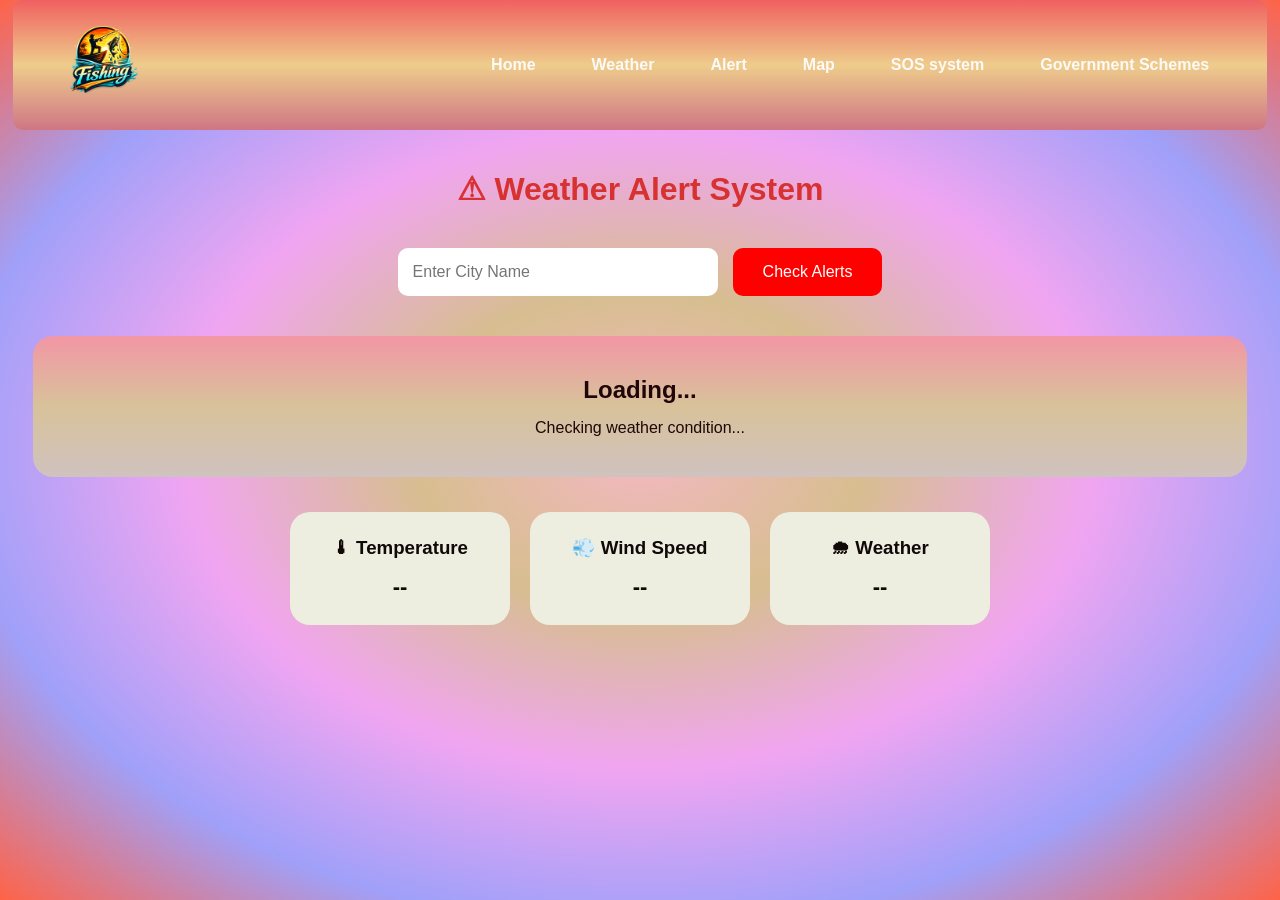
<file: alert.html>
<!DOCTYPE html>
<html lang="en">
<head>
    <meta charset="UTF-8">
    <meta name="viewport" content="width=device-width, initial-scale=1.0">
    <title>Fishers </title>
    <link rel="icon" type="image/png" href="logo1.png">
    <link rel="stylesheet" href="alert.css">
</head>
<body>
    <header>
        <img src="logo.png" alt="" class="logo">
        <nav class="nav-links" id="navLinks">
            <a href="main.html">Home</a>
            <a href="weather.html">Weather</a>
            <a href="alert.html">Alert</a>
            <a href="map.html">Map</a>
            <a href="sms.html">SOS system</a>
            <a href="scheme.html">Government Schemes</a>
        </nav>
        <div class="menu-icon" id="menuIcon">☰</div>

    </header>
    <div class="container">

    <h1>⚠ Weather Alert System</h1>

    <div class="search-box">

        <input
        type="text"
        id="city"
        placeholder="Enter City Name">

        <button onclick="getAlerts()">
        Check Alerts
        </button>

    </div>

    <div class="alert-card">

        <h2 id="alertTitle">
        Loading...
        </h2>

        <p id="alertMessage">
        Checking weather condition...
        </p>

    </div>


    <!-- Weather Details -->

    <div class="details">

        <div class="card">
            <h3>🌡 Temperature</h3>
            <p id="temp">--</p>
        </div>

        <div class="card">
            <h3>💨 Wind Speed</h3>
            <p id="wind">--</p>
        </div>

        <div class="card">
            <h3>🌧 Weather</h3>
            <p id="weather">--</p>
        </div>

    </div>

</div>

<script src="alert.js"></script>
</body>
</html>
</file>
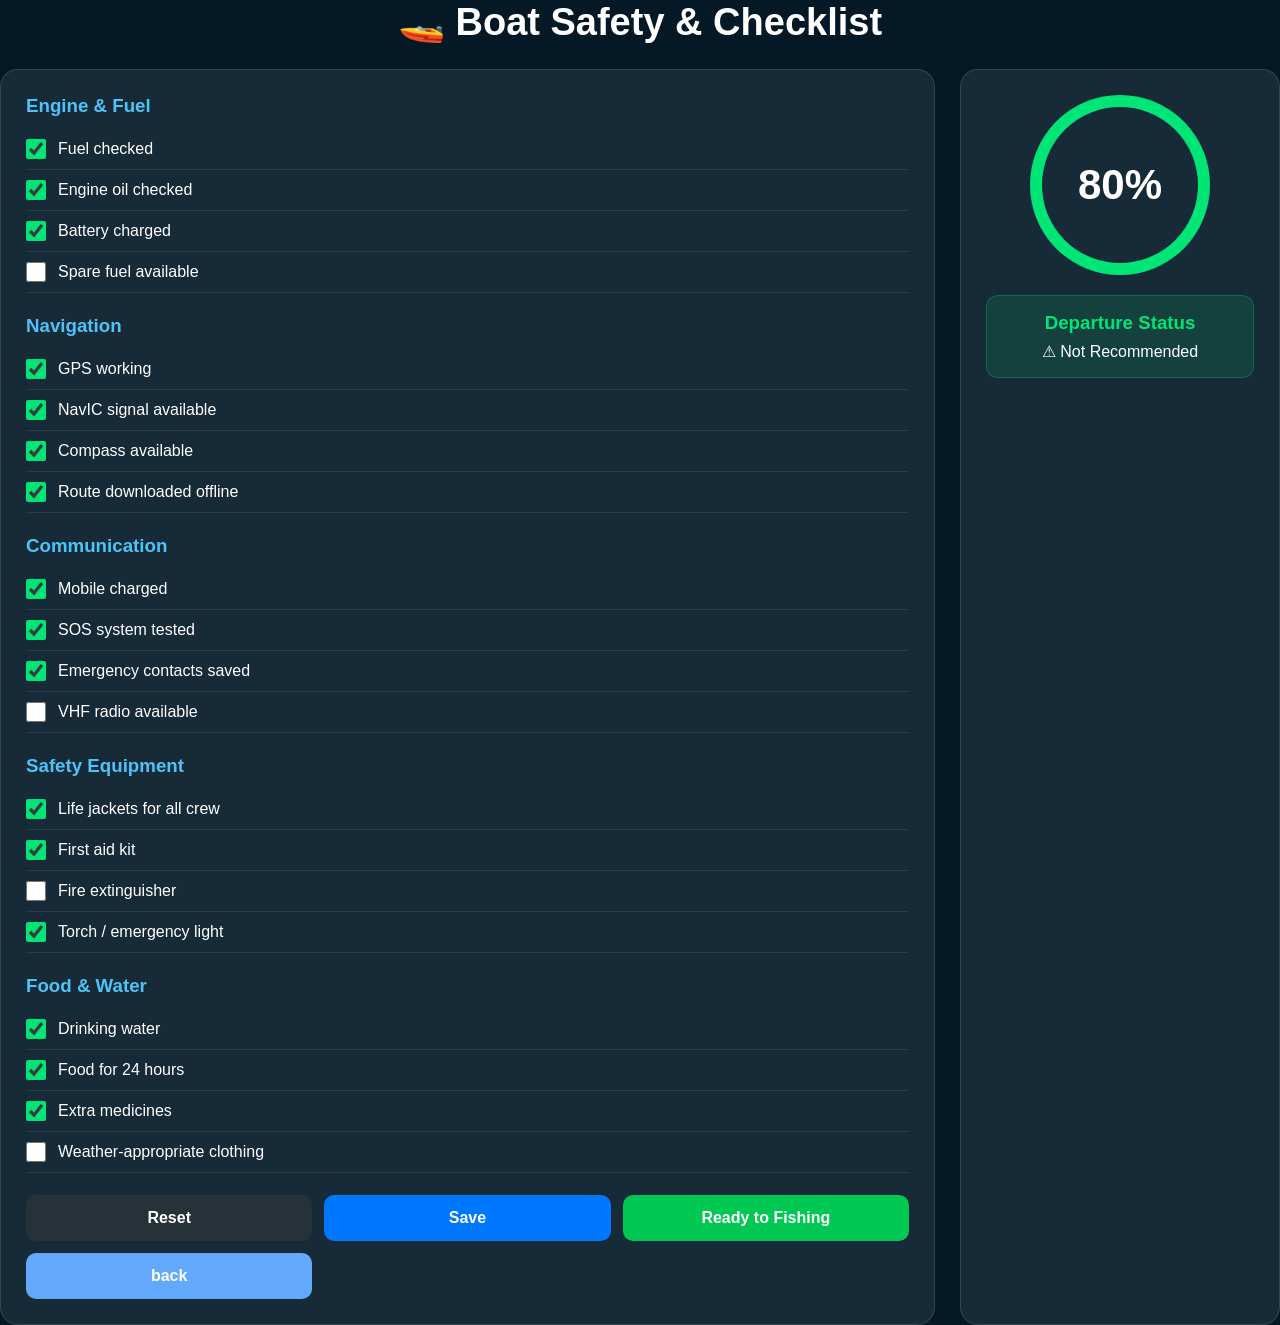
<file: boatsafety.html>
<!DOCTYPE html>
<html lang="en">
<head>
    <meta charset="UTF-8">
    <meta name="viewport" content="width=device-width, initial-scale=1.0">
    <title>Boat Safety</title>
    <link rel="icon" type="image/png" href="logo1.png">
    <style>
        * {
    margin: 0;
    padding: 0;
    box-sizing: border-box;
    font-family: Poppins, sans-serif;
}

body {
    background: #041826;
    color: white;
    min-height: 100vh;
}

header {
    display: flex;
    justify-content: space-between;
    align-items: center;
    padding: 15px 25px;
    background: #06263d;
}

.logo {
    width: 70px;
}

.nav-links {
    display: flex;
    gap: 20px;
}

.nav-links a {
    color: white;
    text-decoration: none;
}

.menu-icon {
    display: none;
    font-size: 32px;
    cursor: pointer;
}

.container {
    width: 95%;
    max-width: 1200px;
    margin: 30px auto;
}

.title {
    text-align: center;
    margin-bottom: 25px;
}

.title h1 {
    font-size: 38px;
}

.grid {
    display: grid;
    grid-template-columns: 1fr 320px;
    gap: 25px;
}

.card {
    background: rgba(255, 255, 255, 0.08);
    border: 1px solid rgba(255, 255, 255, 0.12);
    border-radius: 18px;
    padding: 25px;
}

.section {
    margin-bottom: 22px;
}

.section h3 {
    color: #4fc3f7;
    margin-bottom: 12px;
}

.check-item {
    display: flex;
    align-items: center;
    gap: 12px;
    padding: 10px 0;
    border-bottom: 1px solid rgba(255, 255, 255, 0.08);
}

.check-item input {
    width: 20px;
    height: 20px;
    accent-color: #00e676;
}

.progress-circle {
    width: 180px;
    height: 180px;
    border-radius: 50%;
    border: 12px solid #00e676;
    display: flex;
    justify-content: center;
    align-items: center;
    margin: 0 auto 20px;
    font-size: 42px;
    font-weight: bold;
}

.status-box {
    background: rgba(0, 230, 118, 0.12);
    border: 1px solid rgba(0, 230, 118, 0.25);
    border-radius: 12px;
    padding: 16px;
    margin-top: 18px;
    text-align: center;
}

.status-box h3 {
    color: #00e676;
    margin-bottom: 8px;
}

.crew {
    margin-top: 18px;
}

.crew-item {
    display: flex;
    justify-content: space-between;
    padding: 12px 0;
    border-bottom: 1px solid rgba(255, 255, 255, 0.08);
}

.btns {
    display: grid;
    grid-template-columns: 1fr 1fr 1fr;
    gap: 12px;
    margin-top: 22px;
}

button {
    padding: 14px;
    border: none;
    border-radius: 10px;
    font-size: 16px;
    font-weight: 600;
    cursor: pointer;
}

.primary {
    background: #0077ff;
    color: white;
}

.secondary {
    background: #263238;
    color: white;
}

.success {
    background: #00c853;
    color: white;
}
.bt{
    background: #62a9fb;
    color: white;
    width: 100%;
}
.bt:hover{
    background: #0077ff;
}
@media (max-width: 900px) {
    .grid {
        grid-template-columns: 1fr;
    }
}

@media (max-width: 768px) {

    .menu-icon {
        display: block;
    }

    .nav-links {
        position: fixed;
        top: 0;
        right: -260px;
        width: 260px;
        height: 100vh;
        background: #003366;
        flex-direction: column;
        align-items: center;
        padding-top: 90px;
        transition: 0.4s;
        z-index: 1000;
    }

    .nav-links.active {
        right: 0;
    }

    .btns {
        grid-template-columns: 1fr;
    }

    .title h1 {
        font-size: 30px;
    }
}
    </style>
</head>
<body>
    <div class="">
        <div class="title"> <h1>🚤 Boat Safety & Checklist</h1>  
        </div>
        <div class="grid"> 
        <div class="card">
        <div class="section">
             <h3>Engine & Fuel</h3> 
            <label class="check-item">
            <input type="checkbox" class="check" checked>Fuel checked</label>
             <label class="check-item">
            <input type="checkbox" class="check" checked>Engine oil checked</label>
             <label class="check-item">
            <input type="checkbox" class="check" checked>Battery charged</label>
             <label class="check-item">
            <input type="checkbox" class="check">Spare fuel available</label>
         </div>
         <div class="section"> 
            <h3>Navigation</h3>
             <label class="check-item">
            <input type="checkbox" class="check" checked>GPS working</label> 
            <label class="check-item">
            <input type="checkbox" class="check" checked>NavIC signal available</label>
             <label class="check-item">
                <input type="checkbox" class="check" checked>Compass available</label>
              <label class="check-item">
                <input type="checkbox" class="check" checked>Route downloaded offline</label> 
            </div> 
             <div class="section"> 
                <h3>Communication</h3> 
                <label class="check-item">
                <input type="checkbox" class="check" checked>Mobile charged</label>
                 <label class="check-item">
                <input type="checkbox" class="check" checked>SOS system tested</label>
                 <label class="check-item">
                <input type="checkbox" class="check" checked>Emergency contacts saved</label>
                 <label class="check-item">
                <input type="checkbox" class="check">VHF radio available</label> 
            </div>
            <div class="section">
                 <h3>Safety Equipment</h3> <label class="check-item">
                    <input type="checkbox" class="check" checked>Life jackets for all crew</label>
                 <label class="check-item">
                    <input type="checkbox" class="check" checked>First aid kit</label> 
                <label class="check-item">
                    <input type="checkbox" class="check">Fire extinguisher</label>
                 <label class="check-item">
                    <input type="checkbox" class="check" checked>Torch / emergency light</label>
                 </div>
             <div class="section">
                 <h3>Food & Water</h3> 
                <label class="check-item">
                    <input type="checkbox" class="check" checked>Drinking water</label> 
                <label class="check-item">
                    <input type="checkbox" class="check" checked>Food for 24 hours</label> 
                <label class="check-item">
                    <input type="checkbox" class="check" checked>Extra medicines</label> 
                <label class="check-item">
                    <input type="checkbox" class="check">Weather-appropriate clothing</label> 
            </div>
                 <div class="btns">
                     <button class="secondary" onclick="resetChecklist()">Reset</button> 
                    <button class="primary" onclick="saveChecklist()">Save</button>
                     <button class="success" onclick="readyToSail()">Ready to Fishing</button> 
                     <a href="main.html">
                        <button type="button" class="bt">back</button>
                    </a>

                </div> 
            </div>
            
            <div class="card"> 
                <div class="progress-circle" id="progressCircle">92%</div>
                <div class="status-box"> 
                    <h3>Departure Status</h3> 
                    <p id="statusText">⚠ Not Recommended</p> 
                </div>
            </div>    
      </div>
      <script> const checks=document.querySelectorAll(".check");
       function updateProgress(){
        const total=checks.length;
        const checked=[...checks].filter(c=>c.checked).length;
        const percent=Math.round((checked/total)*100); 
        document.getElementById("progressCircle").innerText=percent+"%"; 
        document.getElementById("statusText").innerText=percent>=95?"✅ Ready for Departure":"⚠ Not Recommended"; 
        } 
        checks.forEach(c=>c.addEventListener("change",updateProgress)); 
        function resetChecklist(){
            checks.forEach(c=>c.checked=false);
            updateProgress()
            }
        function saveChecklist(){
            alert("Checklist saved successfully.")
            }
        function readyToSail(){
            const percent=parseInt(document.getElementById("progressCircle").innerText);
            if(percent>=95){
                alert("Boat is ready to sail safely!")
                window.location.href="main.html";
            }
            else{alert("Complete all safety items before departure.")}
            } 
        updateProgress(); 
        const menuIcon=document.getElementById("menuIcon"); 
        const navLinks=document.getElementById("navLinks"); 
        menuIcon.onclick=()=>navLinks.classList.toggle("active"); 
        </script>
</body>
</html>
</file>
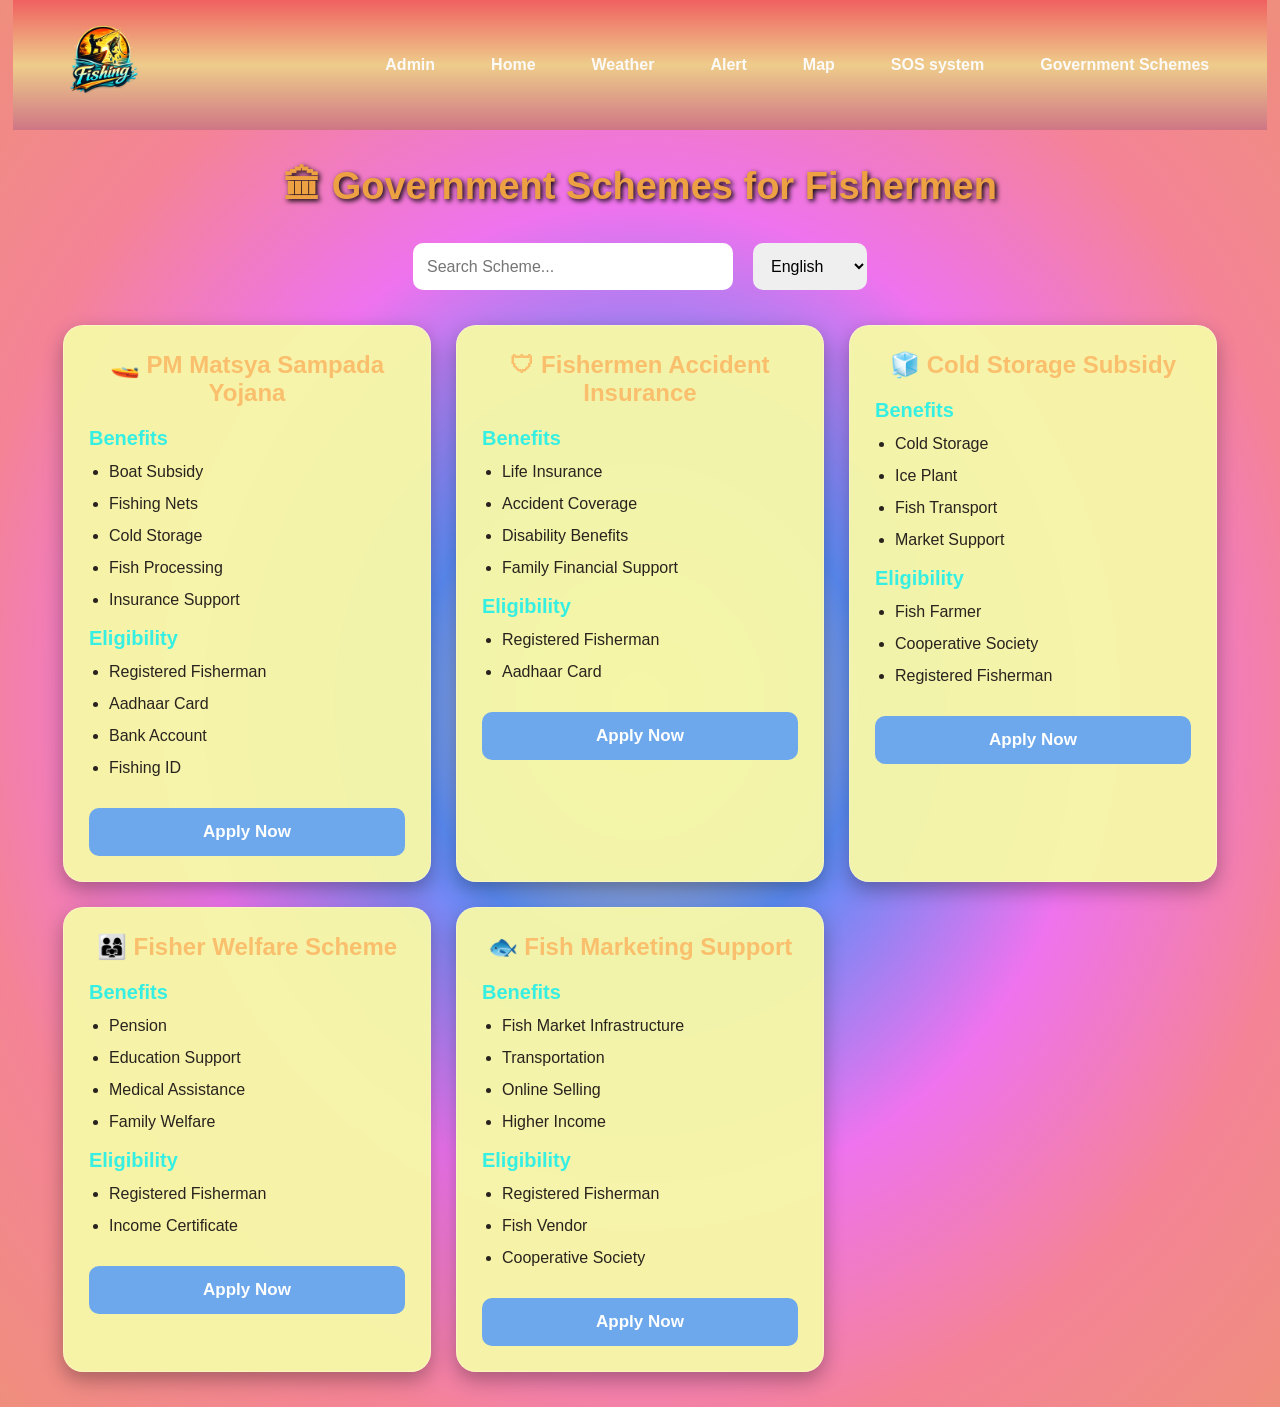
<file: scheme.html>
<!DOCTYPE html>
<html lang="en">
<head>
    <meta charset="UTF-8">
    <meta name="viewport" content="width=device-width, initial-scale=1.0">
    <title>Government Schemes</title>
    <link rel="icon" type="image/png" href="logo1.png">
    <link rel="stylesheet" href="schemes.css">
</head>
<body>
    <header>
        <img src="logo.png" alt="" class="logo">
        <h1 id="welcome"></h1>
        <nav class="nav-links" id="navLinks">
            <a href="admin_login.html" >Admin</a>
            <a href="main.html">Home</a>
            <a href="weather.html">Weather</a>
            <a href="alert.html">Alert</a>
            <a href="map.html">Map</a>
            <a href="sms.html">SOS system</a>
            <a href="scheme.html">Government Schemes</a>
               
        </nav>
        <div class="menu-icon" id="menuIcon">☰</div>

    </header>
    <div class="container">
        <h1 id="pageTitle">
        🏛 Government Schemes for Fishermen
        </h1>
        <div class="top-bar">
            <input
            type="text"
            id="searchBox"
            placeholder="Search Scheme...">
            <select id="language">
            <option value="en">English</option>
            <option value="te">తెలుగు</option>
            <option value="ta">தமிழ்</option>
            <option value="kn">ಕನ್ನಡ</option>
            <option value="ml">മലയാളം</option>
            <option value="hi">हिन्दी</option>
            </select>
        </div>
        <div class="cards">
            <div class="card">
                <h2 class="title">
                🚤 PM Matsya Sampada Yojana
                </h2>
                <h3 class="benefitTitle">
                Benefits
                </h3>
                <ul class="benefits">
                <li>Boat Subsidy</li>
                <li>Fishing Nets</li>
                <li>Cold Storage</li>
                <li>Fish Processing</li>
                <li>Insurance Support</li>
                </ul>
                <h3 class="eligibilityTitle">
                Eligibility
                </h3>
                <ul class="eligibility">
                <li>Registered Fisherman</li>
                <li>Aadhaar Card</li>
                <li>Bank Account</li>
                <li>Fishing ID</li>
                </ul>
                <button
                class="applyBtn"
                data-url="https://pmmsy.dof.gov.in">
                Apply Now
                </button>
            </div>
            <div class="card">
                <h2 class="title">
                🛡 Fishermen Accident Insurance
                </h2>
                <h3 class="benefitTitle">
                Benefits
                </h3>
                <ul class="benefits">
                <li>Life Insurance</li>
                <li>Accident Coverage</li>
                <li>Disability Benefits</li>
                <li>Family Financial Support</li>
                </ul>
                <h3 class="eligibilityTitle">
                Eligibility
                </h3>
                <ul class="eligibility">
                <li>Registered Fisherman</li>
                <li>Aadhaar Card</li>
                </ul>
                <button
                class="applyBtn"
                data-url="https://schemes.vikaspedia.in/viewcontent/schemesall/schemes-for-farmers/group-accident-insurance-scheme-for-fishermen?lgn=en">
                Apply Now
                </button>
            </div>
            <div class="card">
                <h2 class="title">
                🧊 Cold Storage Subsidy
                </h2>
                <h3 class="benefitTitle">
                Benefits
                </h3>
                <ul class="benefits">
                <li>Cold Storage</li>
                <li>Ice Plant</li>
                <li>Fish Transport</li>
                <li>Market Support</li>
                </ul>
                <h3 class="eligibilityTitle">
                Eligibility
                </h3>
                <ul class="eligibility">
                <li>Fish Farmer</li>
                <li>Cooperative Society</li>
                <li>Registered Fisherman</li>
                </ul>
                <button
                class="applyBtn"
                data-url="https://kipfinancial.com/subsidy-on-cold-storage-2/">
                Apply Now
                </button>
            </div>
            <div class="card">
                <h2 class="title">
                👨‍👩‍👧 Fisher Welfare Scheme
                </h2>
                <h3 class="benefitTitle">
                Benefits
                </h3>
                <ul class="benefits">
                <li>Pension</li>
                <li>Education Support</li>
                <li>Medical Assistance</li>
                <li>Family Welfare</li>
                </ul>
                <h3 class="eligibilityTitle">
                Eligibility
                </h3>
                <ul class="eligibility">
                <li>Registered Fisherman</li>
                <li>Income Certificate</li>
                </ul>
                <button
                class="applyBtn"
                data-url="https://www.myscheme.gov.in/schemes/nswf">
                Apply Now
                </button>
            </div>
            <div class="card">
                <h2 class="title">
                🐟 Fish Marketing Support
                </h2>
                <h3 class="benefitTitle">
                Benefits
                </h3>
                <ul class="benefits">
                <li>Fish Market Infrastructure</li>
                <li>Transportation</li>
                <li>Online Selling</li>
                <li>Higher Income</li>
                </ul>
                <h3 class="eligibilityTitle">
                Eligibility
                </h3>
                <ul class="eligibility">
                <li>Registered Fisherman</li>
                <li>Fish Vendor</li>
                <li>Cooperative Society</li>
                </ul>
                <button
                class="applyBtn"
                data-url="https://pmmsy.dof.gov.in">
                Apply Now
                </button>
            </div>
        </div>
    </div>
    <script src="schemes.js"></script>
</body>
</html>
</file>
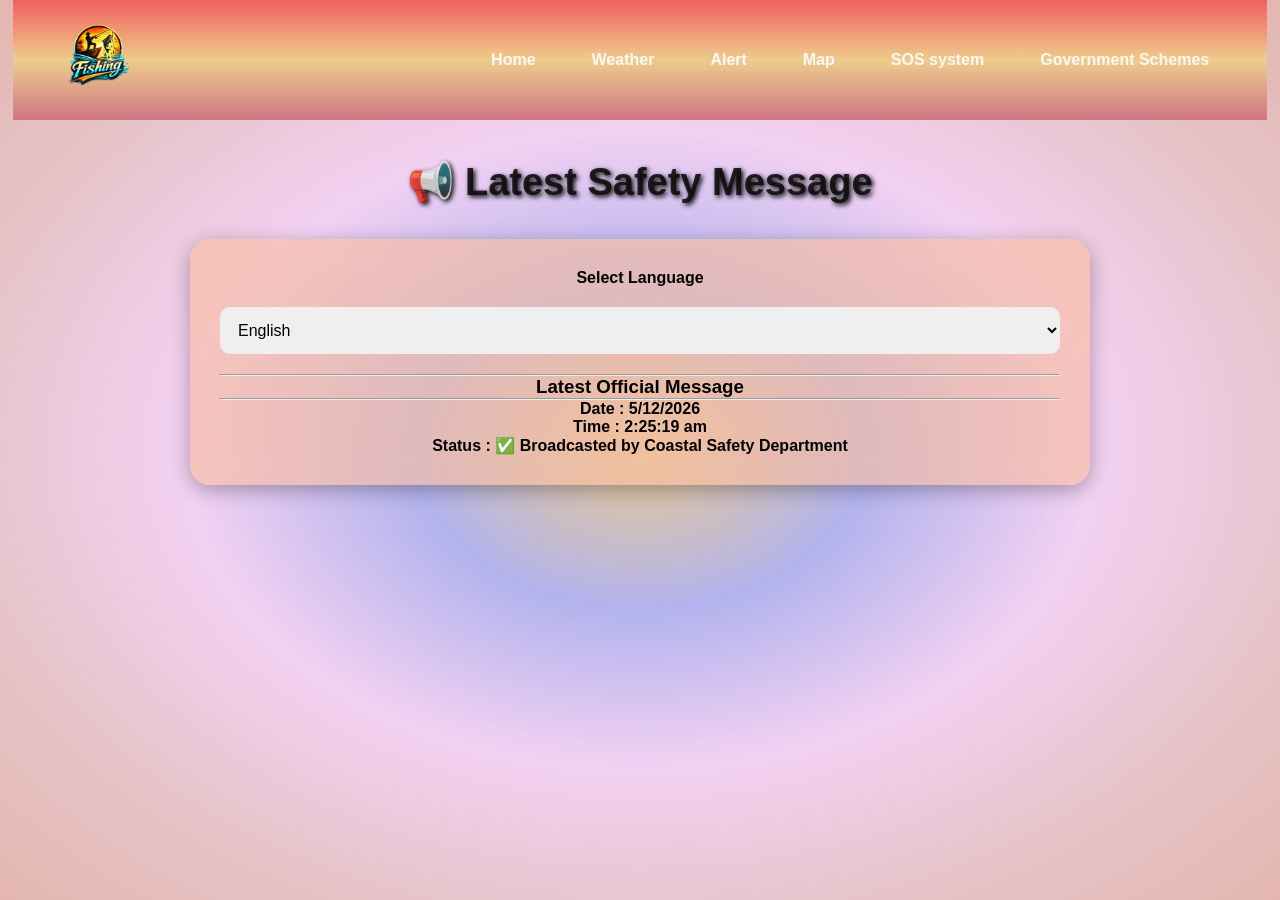
<file: sms.html>
<!DOCTYPE html>
<html lang="en">
<head>
    <meta charset="UTF-8">
    <meta name="viewport" content="width=device-width, initial-scale=1.0">
    <title>Fishers </title>
    <link rel="icon" type="image/png" href="logo1.png">
    <link rel="stylesheet" href="sms.css">
</head>
<body>
    <header>
        <img src="logo.png" alt="" class="logo">
        <nav class="nav-links" id="navLinks">
            <a href="main.html">Home</a>
            <a href="weather.html">Weather</a>
            <a href="alert.html">Alert</a>
            <a href="map.html">Map</a>
            <a href="sms.html">SOS system</a>
            <a href="scheme.html">Government Schemes</a>
        </nav>
        <div class="menu-icon" id="menuIcon">☰</div>
    </header>
    <div class="container">

    <h1>📢 Latest Safety Message</h1>

    <div class="card">

        <label style="font-weight: bold; color:black">Select Language</label>

        <select id="language" onchange="changeLanguage()">

            <option value="en">English</option>

            <option value="te">Telugu</option>

            <option value="kn">Kannada</option>

            <option value="ta">Tamil</option>

            <option value="ml">Malayalam</option>

            <option value="hi">Hindi</option>

        </select>

        <hr>

        <h3 style="font-weight: bold; color:black">Latest Official Message</h3>

        <p id="message"></p>

        <hr>

        <p style="font-weight: bold; color:black"><b>Date :</b> <span id="date"></span></p>

        <p style="font-weight: bold; color:black"><b>Time :</b> <span id="time"></span></p>

        <p style="font-weight: bold; color:black"><b>Status :</b> ✅ Broadcasted by Coastal Safety Department</p>

    </div>

</div>

    
    <script src="sms.js"></script>
</body>
</html>
</file>
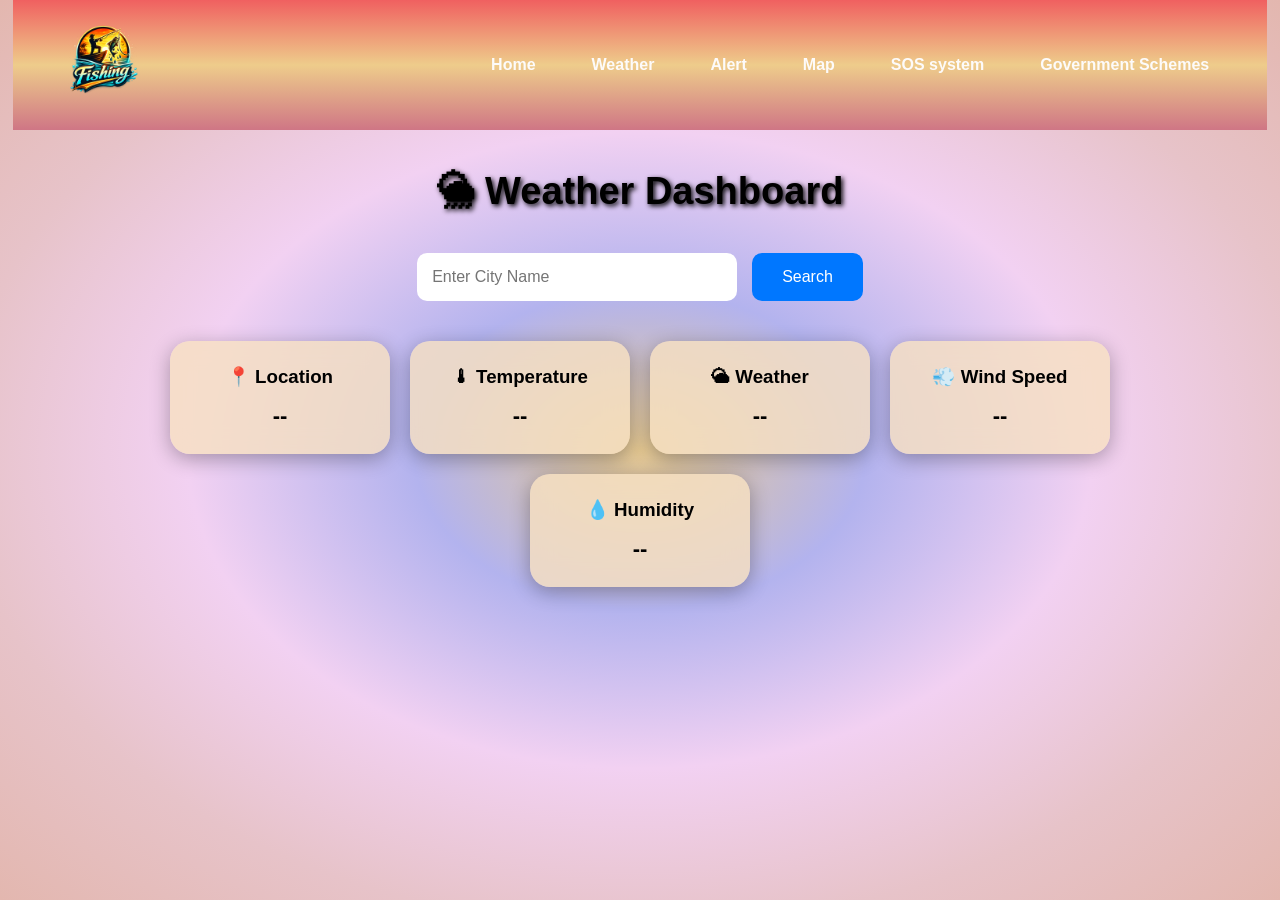
<file: weather.html>
<!DOCTYPE html>
<html lang="en">
<head>
    <meta charset="UTF-8">
    <meta name="viewport" content="width=device-width, initial-scale=1.0">
    <title>sea raksha</title>
    <link rel="icon" type="image/png" href="logo1.png">
    <link rel="stylesheet" href="weather.css">
</head>
<body>
    <header>
        <img src="logo.png" alt="" class="logo">
        <nav class="nav-links" id="navLinks">
            <a href="main.html">Home</a>
            <a href="weather.html">Weather</a>
            <a href="alert.html">Alert</a>
            <a href="map.html">Map</a>
            <a href="sms.html">SOS system</a>
            <a href="scheme.html">Government Schemes</a>
        </nav>
        <div class="menu-icon" id="menuIcon">☰</div>
    </header>
    <div class="container">

    <h1>🌦 Weather Dashboard</h1>

    <!-- Search Box -->

    <div class="search-box">

        <input
        type="text"
        id="city"
        placeholder="Enter City Name">

        <button onclick="searchWeather()">
        Search
        </button>

    </div>


    <!-- Weather Cards -->

    <div class="cards">
        
        
        <div class="card">
            <h3>📍 Location</h3>
            <p id="location">--</p>
        </div>

        <div class="card">
            <h3>🌡 Temperature</h3>
            <p id="temp">--</p>
        </div>

        <div class="card">
            <h3>🌥 Weather</h3>
            <p id="weather">--</p>
        </div>

        <div class="card">
            <h3>💨 Wind Speed</h3>
            <p id="wind">--</p>
        </div>

        <div class="card">
            <h3>💧 Humidity</h3>
            <p id="humidity">--</p>
        </div>

    </div>

</div>

<script src="weather.js"></script>
</body>
</html>
</file>
<file: alert.css>
*{
    margin:0;
    padding:0;
    box-sizing:border-box;
    font-family:Arial,sans-serif;
}

body{
    background: radial-gradient(rgb(244, 184, 194),rgb(215, 190, 144),rgb(241, 165, 241),rgb(160, 160, 249),tomato);
    min-height: 100vh;
    width:98%;
    margin:auto;
}

header{
    display:flex;
    justify-content:space-between;
    align-items:center;
    padding:15px 40px;
    background:linear-gradient(rgb(240, 96, 96),rgb(238, 204, 139),rgb(207, 118, 133));
    position:relative;
    border-radius: 10px;
}

.logo{
    width:100px;
}

.nav-links{
    display:flex;
    gap:20px;
    align-items:center;
}

.nav-links a{
    color:#fcf9f7;
    text-decoration:none;
    padding:10px 18px;
    border-radius:8px;
    transition:.3s;
    font-weight:600;
}

.nav-links a:hover{
    background:#ff6600;
    color:#fff;
}

.menu-icon{
    display:none;
    font-size:35px;
    color:white;
    cursor:pointer;
    z-index:1001;
}
.container{
padding:40px 20px;
}

h1{
text-align:center;
color:rgb(215, 49, 49);
margin-bottom:40px;
}

.search-box{
display:flex;
justify-content:center;
gap:15px;
flex-wrap:wrap;
margin-bottom:40px;
}

.search-box input{
width:320px;
padding:15px;
border:none;
border-radius:10px;
outline:none;
font-size:16px;
}

.search-box button{
padding:15px 30px;
background:red;
color:white;
border:none;
border-radius:10px;
cursor:pointer;
font-size:16px;
}

.alert-card{
 background:linear-gradient(rgb(242, 150, 165),rgb(216, 194, 154),rgb(208, 194, 191));
padding:40px;
border-radius:20px;
color:rgb(32, 7, 7);
text-align:center;
animation:blink 1s infinite;
}

@keyframes blink{

50%{
opacity:.7;
}

}

.alert-card h2{
margin-bottom:15px;
}

.details{
display:flex;
justify-content:center;
gap:20px;
flex-wrap:wrap;
margin-top:35px;
}

.card{
width:220px;
background:#edede0;
backdrop-filter:blur(10px);
padding:25px;
border-radius:20px;
text-align:center;
color:rgb(17, 8, 8);
}

.card h3{
margin-bottom:15px;
}

.card p{
font-size:22px;
font-weight:bold;
}

@media(max-width:992px){
header{
    padding:15px 20px;
}

.logo{
    width:70px;
}

.menu-icon{
    display:block;
}

.nav-links{

    position:absolute;
    top:70px;
    right:10px;

    width:230px;          /* Menu width */
    height:auto;          /* Only content height */

    background:#0b3a6d;

    display:none;
    flex-direction:column;

    border-radius:12px;

    overflow:hidden;

    box-shadow:0 8px 20px rgba(0,0,0,.35);

    z-index:999;

}

.nav-links.active{

    display:flex;

}

.nav-links a{

    display:block;

    padding:15px 20px;

    color:#fff;

    text-decoration:none;

    border-bottom:1px solid rgba(255,255,255,.15);

    text-align:left;

}
.nav-links a:last-child{

    border-bottom:none;

}
.menu-icon{

    display:block;
    cursor:pointer;
    font-size:28px;
    color:white;

}
.search-box{
flex-direction:column;
align-items:center;
}

.search-box input{
width:95%;
}

.search-box button{
width:95%;
}

.card{
width:95%;
}

h1{
font-size:28px;
}

}
@media(max-width:768px){

header{
    padding:15px 20px;
}

.logo{
    width:70px;
}

.menu-icon{
    display:block;
}

.nav-links{

    position:absolute;
    top:70px;
    right:10px;

    width:230px;          /* Menu width */
    height:auto;          /* Only content height */

    background:#0b3a6d;

    display:none;
    flex-direction:column;

    border-radius:12px;

    overflow:hidden;

    box-shadow:0 8px 20px rgba(0,0,0,.35);

    z-index:999;

}

.nav-links.active{

    display:flex;

}

.nav-links a{

    display:block;

    padding:15px 20px;

    color:#fff;

    text-decoration:none;

    border-bottom:1px solid rgba(255,255,255,.15);

    text-align:left;

}
.nav-links a:last-child{

    border-bottom:none;

}
.menu-icon{

    display:block;
    cursor:pointer;
    font-size:28px;
    color:white;

}
.search-box{
flex-direction:column;
align-items:center;
}

.search-box input{
width:95%;
}

.search-box button{
width:95%;
}

.card{
width:95%;
}

h1{
font-size:28px;
}

}
@media(max-width:480px){

header{
    padding:15px 20px;
}

.logo{
    width:70px;
}

.menu-icon{
    display:block;
}

.nav-links{

    position:absolute;
    top:70px;
    right:10px;

    width:230px;          /* Menu width */
    height:auto;          /* Only content height */

    background:#0b3a6d;

    display:none;
    flex-direction:column;

    border-radius:12px;

    overflow:hidden;

    box-shadow:0 8px 20px rgba(0,0,0,.35);

    z-index:999;

}

.nav-links.active{

    display:flex;

}

.nav-links a{

    display:block;

    padding:15px 20px;

    color:#fff;

    text-decoration:none;

    border-bottom:1px solid rgba(255,255,255,.15);

    text-align:left;

}
.nav-links a:last-child{

    border-bottom:none;

}
.menu-icon{

    display:block;
    cursor:pointer;
    font-size:28px;
    color:white;

}
.search-box{
flex-direction:column;
align-items:center;
}

.search-box input{
width:95%;
}

.search-box button{
width:95%;
}

.card{
width:95%;
}

h1{
font-size:28px;
}
}
</file>
<file: schemes.css>
*{
    margin:0;
    padding:0;
    box-sizing:border-box;
    font-family:Arial,sans-serif;
}

body{
    background: radial-gradient(rgb(243, 208, 145),rgb(91, 140, 245),rgb(238, 115, 238),rgb(244, 131, 150),rgb(239, 142, 125));
    min-height: 100vh;
    width:98%;
    margin:auto;
}

header{
    display:flex;
    justify-content:space-between;
    align-items:center;
    padding:15px 40px;
    background:linear-gradient(rgb(240, 96, 96),rgb(238, 204, 139),rgb(207, 118, 133));
    position:relative;
}

.logo{
    width:100px;
}
.fis{
    text-decoration: none;
    margin-bottom: 10px;
    padding: 15px;
    background-color: #71b8ee;
    height: 40px;
    display: flex;
    justify-content: center;
    align-items: center;
    border-radius: 17px;
    font-weight:bolder ;
    color: #251d63;
}
.fis:hover{
    background:#4aa3e6;
    transform:translateY(-3px);
}

.nav-links{
    display:flex;
    gap:20px;
    align-items:center;
}

.nav-links a{
    color:#fcfaf9;
    text-decoration:none;
    padding:10px 18px;
    border-radius:8px;
    transition:.3s;
    font-weight:600;
}

.nav-links a:hover{
    background:#ff6600;
    color:#fff;
}

.menu-icon{
    display:none;
    font-size:35px;
    color:white;
    cursor:pointer;
    z-index:1001;
}
.container{
    width:92%;
    max-width:1400px;
    margin:35px auto;
}

#pageTitle{
    text-align:center;
    color:rgb(238, 161, 67);
    font-size:38px;
    margin-bottom:35px;
    text-shadow:2px 2px 5px black;
}

.top-bar{
    display:flex;
    justify-content:center;
    gap:20px;
    flex-wrap:wrap;
    margin-bottom:35px;
}

#searchBox{
    width:320px;
    padding:14px;
    border:none;
    border-radius:10px;
    outline:none;
    font-size:16px;
}

#language{
    padding:14px;
    border:none;
    border-radius:10px;
    font-size:16px;
    cursor:pointer;
}

.cards{
    display:grid;
    grid-template-columns:repeat(auto-fit,minmax(320px,1fr));
    gap:25px;
}

.card{
    background:rgba(246, 247, 168, 0.967);
    border-radius:20px;
    padding:25px;
    transition:.3s;
    border:1px solid rgba(255,255,255,.25);
    box-shadow:0 8px 20px rgba(0,0,0,.3);
    color: black;
}

.card:hover{
    transform:translateY(-8px);
    box-shadow:0 12px 25px rgba(0,0,0,.45);
}

.title{
    text-align:center;
    color:#fabf6c;
    margin-bottom:20px;
    font-size:24px;
}

.benefitTitle,
.eligibilityTitle{
    color:#36efe3;
    margin-top:15px;
    margin-bottom:10px;
    font-size:20px;
}

.benefits,
.eligibility{
    padding-left:20px;
    color:rgba(27, 20, 20, 0.936);
}

.benefits li,
.eligibility li{
    margin-bottom:8px;
    line-height:24px;
}

.applyBtn{
    width:100%;
    margin-top:20px;
    padding:14px;
    border:none;
    border-radius:10px;
    background:#6da8ed;
    color:white;
    font-size:17px;
    font-weight:bold;
    cursor:pointer;
    transition:.3s;
}

.applyBtn:hover{
    background:#2663f3;
    transform:scale(1.03);
}

@media(max-width:900px){
.nav-links{

    position:absolute;
    top:70px;
    right:10px;

    width:230px;          /* Menu width */
    height:auto;          /* Only content height */

    background:#0b3a6d;

    display:none;
    flex-direction:column;

    border-radius:12px;

    overflow:hidden;

    box-shadow:0 8px 20px rgba(0,0,0,.35);

    z-index:999;

}

.nav-links.active{

    display:flex;

}

.nav-links a{

    display:block;

    padding:15px 20px;

    color:#fff;

    text-decoration:none;

    border-bottom:1px solid rgba(255,255,255,.15);

    text-align:left;

}

.nav-links a:last-child{

    border-bottom:none;

}

.menu-icon{

    display:block;
    cursor:pointer;
    font-size:28px;
    color:white;

}
.cards{
    grid-template-columns:repeat(auto-fit,minmax(280px,1fr));
}

}

@media(max-width:768px){

header{
    padding:15px 20px;
}

.logo{
    width:70px;
}
.nav-links{

    position:absolute;
    top:70px;
    right:10px;

    width:230px;          /* Menu width */
    height:auto;          /* Only content height */

    background:#0b3a6d;

    display:none;
    flex-direction:column;

    border-radius:12px;

    overflow:hidden;

    box-shadow:0 8px 20px rgba(0,0,0,.35);

    z-index:999;

}

.nav-links.active{

    display:flex;

}

.nav-links a{

    display:block;

    padding:15px 20px;

    color:#fff;

    text-decoration:none;

    border-bottom:1px solid rgba(255,255,255,.15);

    text-align:left;

}

.nav-links a:last-child{

    border-bottom:none;

}

.menu-icon{

    display:block;
    cursor:pointer;
    font-size:28px;
    color:white;

}

#pageTitle{
    font-size:30px;
}

.top-bar{
    flex-direction:column;
    align-items:center;
}

#searchBox,
#language{
    width:100%;
    max-width:400px;
}

.cards{
    grid-template-columns:1fr;
}

.card{
    width:100%;
}

}

@media(max-width:480px){

.logo{
    width:60px;
}
.nav-links{

    position:absolute;
    top:70px;
    right:10px;

    width:230px;          /* Menu width */
    height:auto;          /* Only content height */

    background:#0b3a6d;

    display:none;
    flex-direction:column;

    border-radius:12px;

    overflow:hidden;

    box-shadow:0 8px 20px rgba(0,0,0,.35);

    z-index:999;

}

.nav-links.active{

    display:flex;

}

.nav-links a{

    display:block;

    padding:15px 20px;

    color:#fff;

    text-decoration:none;

    border-bottom:1px solid rgba(255,255,255,.15);

    text-align:left;

}

.nav-links a:last-child{

    border-bottom:none;

}

.menu-icon{

    display:block;
    cursor:pointer;
    font-size:28px;
    color:white;

}

#pageTitle{
    font-size:25px;
}

.card{
    padding:20px;
}

.title{
    font-size:21px;
}

.benefitTitle,
.eligibilityTitle{
    font-size:18px;
}

.benefits li,
.eligibility li{
    font-size:15px;
}

.applyBtn{
    font-size:16px;
    padding:12px;
}

}
</file>
<file: sms.css>
*{
    margin:0;
    padding:0;
    box-sizing:border-box;
    font-family:Poppins,sans-serif;
}

body{
    background: radial-gradient(rgb(230, 201, 146),rgb(179, 179, 238),rgb(242, 209, 242),rgb(231, 195, 201),rgb(227, 183, 175));
    color:rgba(14, 12, 12, 0.885);
    min-height: 100vh;
    width:98%;
    margin:auto;
}

.logo{
    width:90px;
}

header{
    display:flex;
    justify-content:space-between;
    align-items:center;
    padding:15px 40px;
    background:linear-gradient(rgb(240, 96, 96),rgb(238, 204, 139),rgb(207, 118, 133));
    position:relative;
}

.nav-links{
    display:flex;
    gap:20px;
}

.nav-links a{
    text-decoration:none;
    color:rgb(250, 247, 245);
    padding:10px 18px;
    border-radius:8px;
    transition:.3s;
    font-weight:bold;
}

.nav-links a:hover{
    background:rgb(246,75,8);
    color:white;
}

.menu-icon{
    display:none;
    font-size:34px;
    color:white;
    cursor:pointer;
}

.container{
    width:90%;
    max-width:900px;
    margin:40px auto;
    display:flex;
    flex-direction:column;
    justify-content:center;
    align-items:center;
}

h1{
    text-align:center;
    margin-bottom:35px;
    font-size:38px;
    text-shadow:2px 2px 5px black;
}

.card{
    width:100%;
    background:rgba(248, 189, 161, 0.649);
    backdrop-filter:blur(12px);
    border-radius:20px;
    padding:30px;
    text-align:center;
    box-shadow:0 5px 20px rgba(0,0,0,.3);
}

@keyframes pulse{
    0%{
        box-shadow:0 0 0 0 rgba(255,0,0,.7);
    }
    70%{
        box-shadow:0 0 0 25px rgba(255,0,0,0);
    }
    100%{
        box-shadow:0 0 0 0 rgba(255,0,0,0);
    }
}

select{
    width:100%;
    padding:14px;
    margin:20px 0;
    border:none;
    border-radius:10px;
    font-size:16px;
    outline:none;
}

#message{
    font-size:20px;
    color:#ff2f2f;
    line-height:32px;
    animation:blink 1s infinite;
    font-weight:bold;
}

@keyframes blink{
    50%{
        opacity:0;
    }
}

@media(max-width:768px){

header{
    padding:15px 20px;
}

.logo{
    width:70px;
}
.nav-links{

    position:absolute;
    top:70px;
    right:10px;

    width:230px;          /* Menu width */
    height:auto;          /* Only content height */

    background:#0b3a6d;

    display:none;
    flex-direction:column;

    border-radius:12px;

    overflow:hidden;

    box-shadow:0 8px 20px rgba(0,0,0,.35);

    z-index:999;

}

.nav-links.active{

    display:flex;

}

.nav-links a{

    display:block;

    padding:15px 20px;

    color:#fff;

    text-decoration:none;

    border-bottom:1px solid rgba(255,255,255,.15);

    text-align:left;

}

.nav-links a:last-child{

    border-bottom:none;

}

.menu-icon{

    display:block;
    cursor:pointer;
    font-size:28px;
    color:white;

}
.container{
    width:95%;
    margin:25px auto;
}

h1{
    font-size:28px;
}

.card{
    padding:20px;
}

select{
    font-size:15px;
}

#message{
    font-size:17px;
    line-height:28px;
}

}

@media(max-width:480px){

.logo{
    width:60px;
}
.nav-links{

    position:absolute;
    top:70px;
    right:10px;

    width:230px;          /* Menu width */
    height:auto;          /* Only content height */

    background:#0b3a6d;

    display:none;
    flex-direction:column;

    border-radius:12px;

    overflow:hidden;

    box-shadow:0 8px 20px rgba(0,0,0,.35);

    z-index:999;

}

.nav-links.active{

    display:flex;

}

.nav-links a{

    display:block;

    padding:15px 20px;

    color:#fff;

    text-decoration:none;

    border-bottom:1px solid rgba(255,255,255,.15);

    text-align:left;

}

.nav-links a:last-child{

    border-bottom:none;

}

.menu-icon{

    display:block;
    cursor:pointer;
    font-size:28px;
    color:white;

}

h1{
    font-size:24px;
}

.card{
    padding:15px;
}

select{
    padding:12px;
}

#message{
    font-size:16px;
}

}
@media(max-width:992px){

header{
    padding:15px 20px;
}

.logo{
    width:70px;
}

.nav-links{

    position:absolute;
    top:70px;
    right:10px;

    width:230px;          /* Menu width */
    height:auto;          /* Only content height */

    background:#0b3a6d;

    display:none;
    flex-direction:column;

    border-radius:12px;

    overflow:hidden;

    box-shadow:0 8px 20px rgba(0,0,0,.35);

    z-index:999;

}

.nav-links.active{

    display:flex;

}

.nav-links a{

    display:block;

    padding:15px 20px;

    color:#fff;

    text-decoration:none;

    border-bottom:1px solid rgba(255,255,255,.15);

    text-align:left;

}

.nav-links a:last-child{

    border-bottom:none;

}

.menu-icon{

    display:block;
    cursor:pointer;
    font-size:28px;
    color:white;

}
.container{
    width:95%;
    margin:25px auto;
}

h1{
    font-size:28px;
}

.card{
    padding:20px;
}

select{
    font-size:15px;
}

#message{
    font-size:17px;
    line-height:28px;
}

}
</file>
<file: weather.css>
*{
    margin:0;
    padding:0;
    box-sizing:border-box;
    font-family:Poppins,sans-serif;
}

body{
    background:radial-gradient(
        rgb(230,201,146),
        rgb(179,179,238),
        rgb(242,209,242),
        rgb(231,195,201),
        rgb(227,183,175)
    );
    min-height:100vh;
    width:98%;
    margin:auto;
}

.logo{
    width:100px;
}

header{
    display:flex;
    justify-content:space-between;
    align-items:center;
    padding:15px 40px;
    background:linear-gradient(
        rgb(240,96,96),
        rgb(238,204,139),
        rgb(207,118,133)
    );
    position:relative;
}

.nav-links{
    display:flex;
    align-items:center;
    gap:20px;
}

.nav-links a{
    text-decoration:none;
    color:rgb(253, 251, 250);
    padding:10px 18px;
    border-radius:8px;
    transition:.3s;
    font-weight:bold;
}

.nav-links a:hover{
    background:rgb(246,75,8);
    color:white;
}

.menu-icon{
    display:none;
    font-size:34px;
    color:white;
    cursor:pointer;
}

.container{
    width:90%;
    max-width:1200px;
    margin:40px auto;
}

h1{
    text-align:center;
    margin-bottom:40px;
    font-size:38px;
    text-shadow:2px 2px 5px black;
}

.search-box{
    display:flex;
    justify-content:center;
    align-items:center;
    gap:15px;
    flex-wrap:wrap;
    margin-bottom:40px;
}

.search-box input{
    width:320px;
    padding:15px;
    border:none;
    border-radius:10px;
    outline:none;
    font-size:16px;
}

.search-box button{
    background:#0077ff;
    color:white;
    border:none;
    padding:15px 30px;
    border-radius:10px;
    cursor:pointer;
    transition:.3s;
    font-size:16px;
}

.search-box button:hover{
    background:#005edb;
}

.cards{
    display:flex;
    flex-wrap:wrap;
    justify-content:center;
    gap:20px;
    margin-top:30px;
}

.card{
    min-width:220px;
    background:rgba(247, 224, 193, 0.808);
    backdrop-filter:blur(12px);
    padding:25px;
    border-radius:20px;
    text-align:center;
    transition:.3s;
    box-shadow:0 5px 20px rgba(0,0,0,.3);
}

.card:hover{
    transform:translateY(-10px);
}

.card h3{
    margin-bottom:15px;
}

.card p{
    font-size:22px;
    font-weight:bold;
}

@media(max-width:768px){

header{
    padding:15px 20px;
}

.logo{
    width:70px;
}
.nav-links{

    position:absolute;
    top:70px;
    right:10px;

    width:230px;          /* Menu width */
    height:auto;          /* Only content height */

    background:#0b3a6d;

    display:none;
    flex-direction:column;

    border-radius:12px;

    overflow:hidden;

    box-shadow:0 8px 20px rgba(0,0,0,.35);

    z-index:999;

}

.nav-links.active{

    display:flex;

}

.nav-links a{

    display:block;

    padding:15px 20px;

    color:#fff;

    text-decoration:none;

    border-bottom:1px solid rgba(255,255,255,.15);

    text-align:left;

}

.nav-links a:last-child{

    border-bottom:none;

}

.menu-icon{

    display:block;
    cursor:pointer;
    font-size:28px;
    color:white;

}
.container{
    width:95%;
    margin:25px auto;
}

h1{
    font-size:28px;
}

.search-box{
    flex-direction:column;
}

.search-box input,
.search-box button{
    width:100%;
}

.card{
    width:100%;
    min-width:0;
}

}

@media(max-width:480px){

.logo{
    width:60px;
}
.nav-links{

    position:absolute;
    top:70px;
    right:10px;

    width:230px;          /* Menu width */
    height:auto;          /* Only content height */

    background:#0b3a6d;

    display:none;
    flex-direction:column;

    border-radius:12px;

    overflow:hidden;

    box-shadow:0 8px 20px rgba(0,0,0,.35);

    z-index:999;

}

.nav-links.active{

    display:flex;

}

.nav-links a{

    display:block;

    padding:15px 20px;

    color:#fff;

    text-decoration:none;

    border-bottom:1px solid rgba(255,255,255,.15);

    text-align:left;

}

.nav-links a:last-child{

    border-bottom:none;

}

.menu-icon{

    display:block;
    cursor:pointer;
    font-size:28px;
    color:white;

}

h1{
    font-size:24px;
}

.card{
    padding:20px;
}

.card p{
    font-size:18px;
}

.search-box input,
.search-box button{
    padding:12px;
}

}
@media(max-width:992px){

header{
    padding:15px 20px;
}

.logo{
    width:70px;
}
.nav-links{

    position:absolute;
    top:70px;
    right:10px;

    width:230px;          /* Menu width */
    height:auto;          /* Only content height */

    background:#0b3a6d;

    display:none;
    flex-direction:column;

    border-radius:12px;

    overflow:hidden;

    box-shadow:0 8px 20px rgba(0,0,0,.35);

    z-index:999;

}

.nav-links.active{

    display:flex;

}

.nav-links a{

    display:block;

    padding:15px 20px;

    color:#fff;

    text-decoration:none;

    border-bottom:1px solid rgba(255,255,255,.15);

    text-align:left;

}

.nav-links a:last-child{

    border-bottom:none;

}

.menu-icon{

    display:block;
    cursor:pointer;
    font-size:28px;
    color:white;

}

.container{
    width:95%;
    margin:25px auto;
}

h1{
    font-size:28px;
}

.search-box{
    flex-direction:column;
}

.search-box input,
.search-box button{
    width:100%;
}

.card{
    width:100%;
    min-width:0;
}

}
</file>
